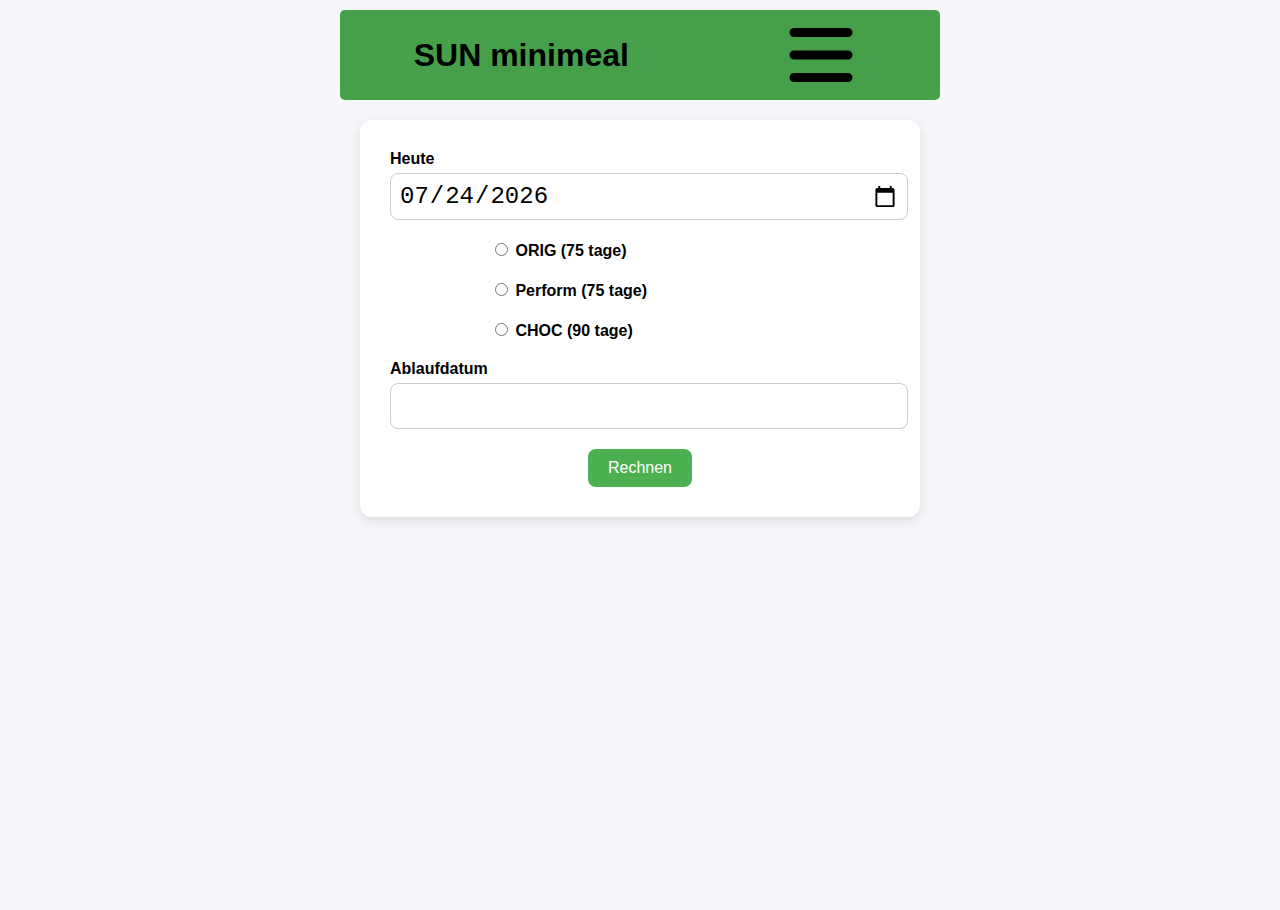
<file: index.html>
<!DOCTYPE html>
<html lang="en">
<head>
    <meta charset="UTF-8">
    <meta name="viewport" content="width=device-width, initial-scale=1.0">
    <meta name="author" content="Jorge Oyhenart">
    <link rel="stylesheet" href="css/style.css">
    <title>SUN AG</title>
</head>
<body>
    <div class="header">
        <h1 >SUN minimeal</h1>
        <svg class="menu" xmlns="http://www.w3.org/2000/svg" viewBox="0 0 640 640"><!--!Font Awesome Free v7.1.0 by @fontawesome - https://fontawesome.com License - https://fontawesome.com/license/free Copyright 2025 Fonticons, Inc.--><path d="M96 160C96 142.3 110.3 128 128 128L512 128C529.7 128 544 142.3 544 160C544 177.7 529.7 192 512 192L128 192C110.3 192 96 177.7 96 160zM96 320C96 302.3 110.3 288 128 288L512 288C529.7 288 544 302.3 544 320C544 337.7 529.7 352 512 352L128 352C110.3 352 96 337.7 96 320zM544 480C544 497.7 529.7 512 512 512L128 512C110.3 512 96 497.7 96 480C96 462.3 110.3 448 128 448L512 448C529.7 448 544 462.3 544 480z"/></svg>
        <nav class="nav">
            <div class="menu_close">
                <svg class="close_menu" xmlns="http://www.w3.org/2000/svg" viewBox="0 0 640 640"><!--!Font Awesome Free v7.1.0 by @fontawesome - https://fontawesome.com License - https://fontawesome.com/license/free Copyright 2025 Fonticons, Inc.--><path fill="#f1f2f4" d="M183.1 137.4C170.6 124.9 150.3 124.9 137.8 137.4C125.3 149.9 125.3 170.2 137.8 182.7L275.2 320L137.9 457.4C125.4 469.9 125.4 490.2 137.9 502.7C150.4 515.2 170.7 515.2 183.2 502.7L320.5 365.3L457.9 502.6C470.4 515.1 490.7 515.1 503.2 502.6C515.7 490.1 515.7 469.8 503.2 457.3L365.8 320L503.1 182.6C515.6 170.1 515.6 149.8 503.1 137.3C490.6 124.8 470.3 124.8 457.8 137.3L320.5 274.7L183.1 137.4z"/></svg>
            </div>
            <div class="links">
                <a href="#">> Ablaufdatum</a><hr>
                <a href="./views/produkte.html">> Produkten</a><hr>
            </div>            
        </nav>
    </div>
    <form id="form">
        <div class="content">
            <div class="heute">
                <label for="today">Heute</label>
                <input type="date" id="today">
            </div>
            <div class="ori_choc">
                <label>
                    <input type="radio" name="orig_choc" id="original" value="original">
                    ORIG (75 tage)
                </label>
                <label>
                    <input type="radio" name="orig_choc" id="performance" value="performance">
                    Perform (75 tage)
                </label>
                <label>
                    <input type="radio" name="orig_choc" id="choc" value="choc">
                    CHOC (90 tage)
                </label>
            </div>
            <div class="heute">
                <label for="ablauf">Ablaufdatum</label>
                <input type="text" id="ablauf" readonly>
            </div>
        </div>
        <div class="btn">
            <button type="button" id="rechnen">Rechnen</button>
        </div>
    </form>
    

<script src="js/script.js"></script>
<script src="js/menu.js"></script>
</body>
</html>
</file>
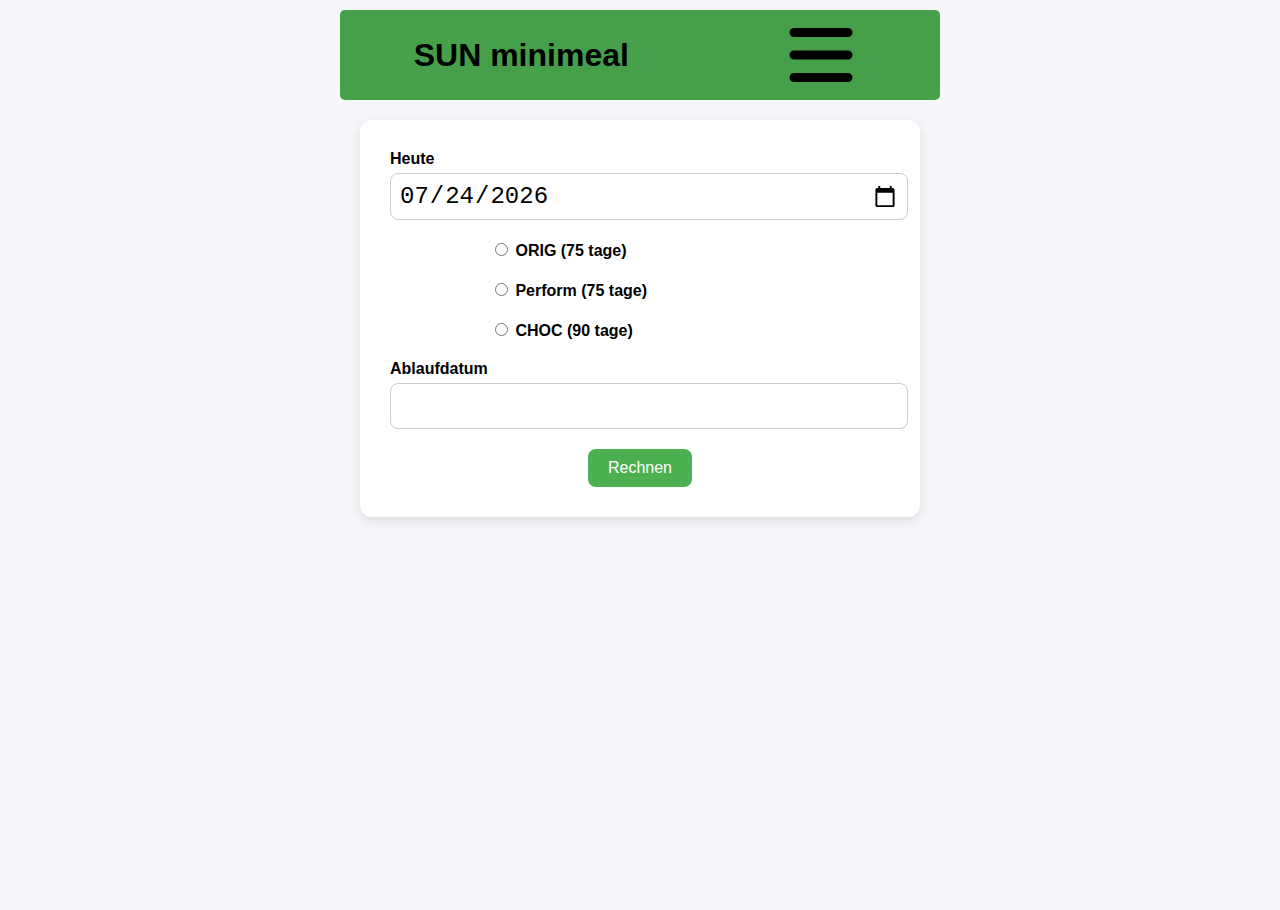
<file: views/ablaufdatum.html>
<!DOCTYPE html>
<html lang="en">
<head>
    <meta charset="UTF-8">
    <meta name="viewport" content="width=device-width, initial-scale=1.0">
    <meta name="author" content="Jorge Oyhenart">
    <link rel="stylesheet" href="../css/style.css">
    <title>SUN AG</title>
</head>
<body>
    <div class="header">
        <h1 >SUN minimeal</h1>
        <svg class="menu" xmlns="http://www.w3.org/2000/svg" viewBox="0 0 640 640"><!--!Font Awesome Free v7.1.0 by @fontawesome - https://fontawesome.com License - https://fontawesome.com/license/free Copyright 2025 Fonticons, Inc.--><path d="M96 160C96 142.3 110.3 128 128 128L512 128C529.7 128 544 142.3 544 160C544 177.7 529.7 192 512 192L128 192C110.3 192 96 177.7 96 160zM96 320C96 302.3 110.3 288 128 288L512 288C529.7 288 544 302.3 544 320C544 337.7 529.7 352 512 352L128 352C110.3 352 96 337.7 96 320zM544 480C544 497.7 529.7 512 512 512L128 512C110.3 512 96 497.7 96 480C96 462.3 110.3 448 128 448L512 448C529.7 448 544 462.3 544 480z"/></svg>
        <nav class="nav">
            <div class="menu_close">
                <svg class="close_menu" xmlns="http://www.w3.org/2000/svg" viewBox="0 0 640 640"><!--!Font Awesome Free v7.1.0 by @fontawesome - https://fontawesome.com License - https://fontawesome.com/license/free Copyright 2025 Fonticons, Inc.--><path fill="#f1f2f4" d="M183.1 137.4C170.6 124.9 150.3 124.9 137.8 137.4C125.3 149.9 125.3 170.2 137.8 182.7L275.2 320L137.9 457.4C125.4 469.9 125.4 490.2 137.9 502.7C150.4 515.2 170.7 515.2 183.2 502.7L320.5 365.3L457.9 502.6C470.4 515.1 490.7 515.1 503.2 502.6C515.7 490.1 515.7 469.8 503.2 457.3L365.8 320L503.1 182.6C515.6 170.1 515.6 149.8 503.1 137.3C490.6 124.8 470.3 124.8 457.8 137.3L320.5 274.7L183.1 137.4z"/></svg>
            </div>
            <div class="links">
                <a href="../index.html">> Home</a><hr>
                <a href="#">> Ablaufdatum</a><hr>
                <a href="produkte.html">> Produkten</a><hr>
                <a href="versand.html">> Versand</a><hr>
            </div>            
        </nav>
    </div>
    <form id="form">
        <div class="content">
            <div class="heute">
                <label for="today">Heute</label>
                <input type="date" id="today">
            </div>
            <div class="ori_choc">
                <label>
                    <input type="radio" name="orig_choc" id="original" value="original">
                    ORIG (75 tage)
                </label>
                <label>
                    <input type="radio" name="orig_choc" id="performance" value="performance">
                    Perform (75 tage)
                </label>
                <label>
                    <input type="radio" name="orig_choc" id="choc" value="choc">
                    CHOC (90 tage)
                </label>
            </div>
            <div class="heute">
                <label for="ablauf">Ablaufdatum</label>
                <input type="text" id="ablauf" readonly>
            </div>
        </div>
        <div class="btn">
            <button type="button" id="rechnen">Rechnen</button>
        </div>
    </form>
    

<script src="../js/script.js"></script>
<script src="../js/menu.js"></script>
</body>
</html>
</file>
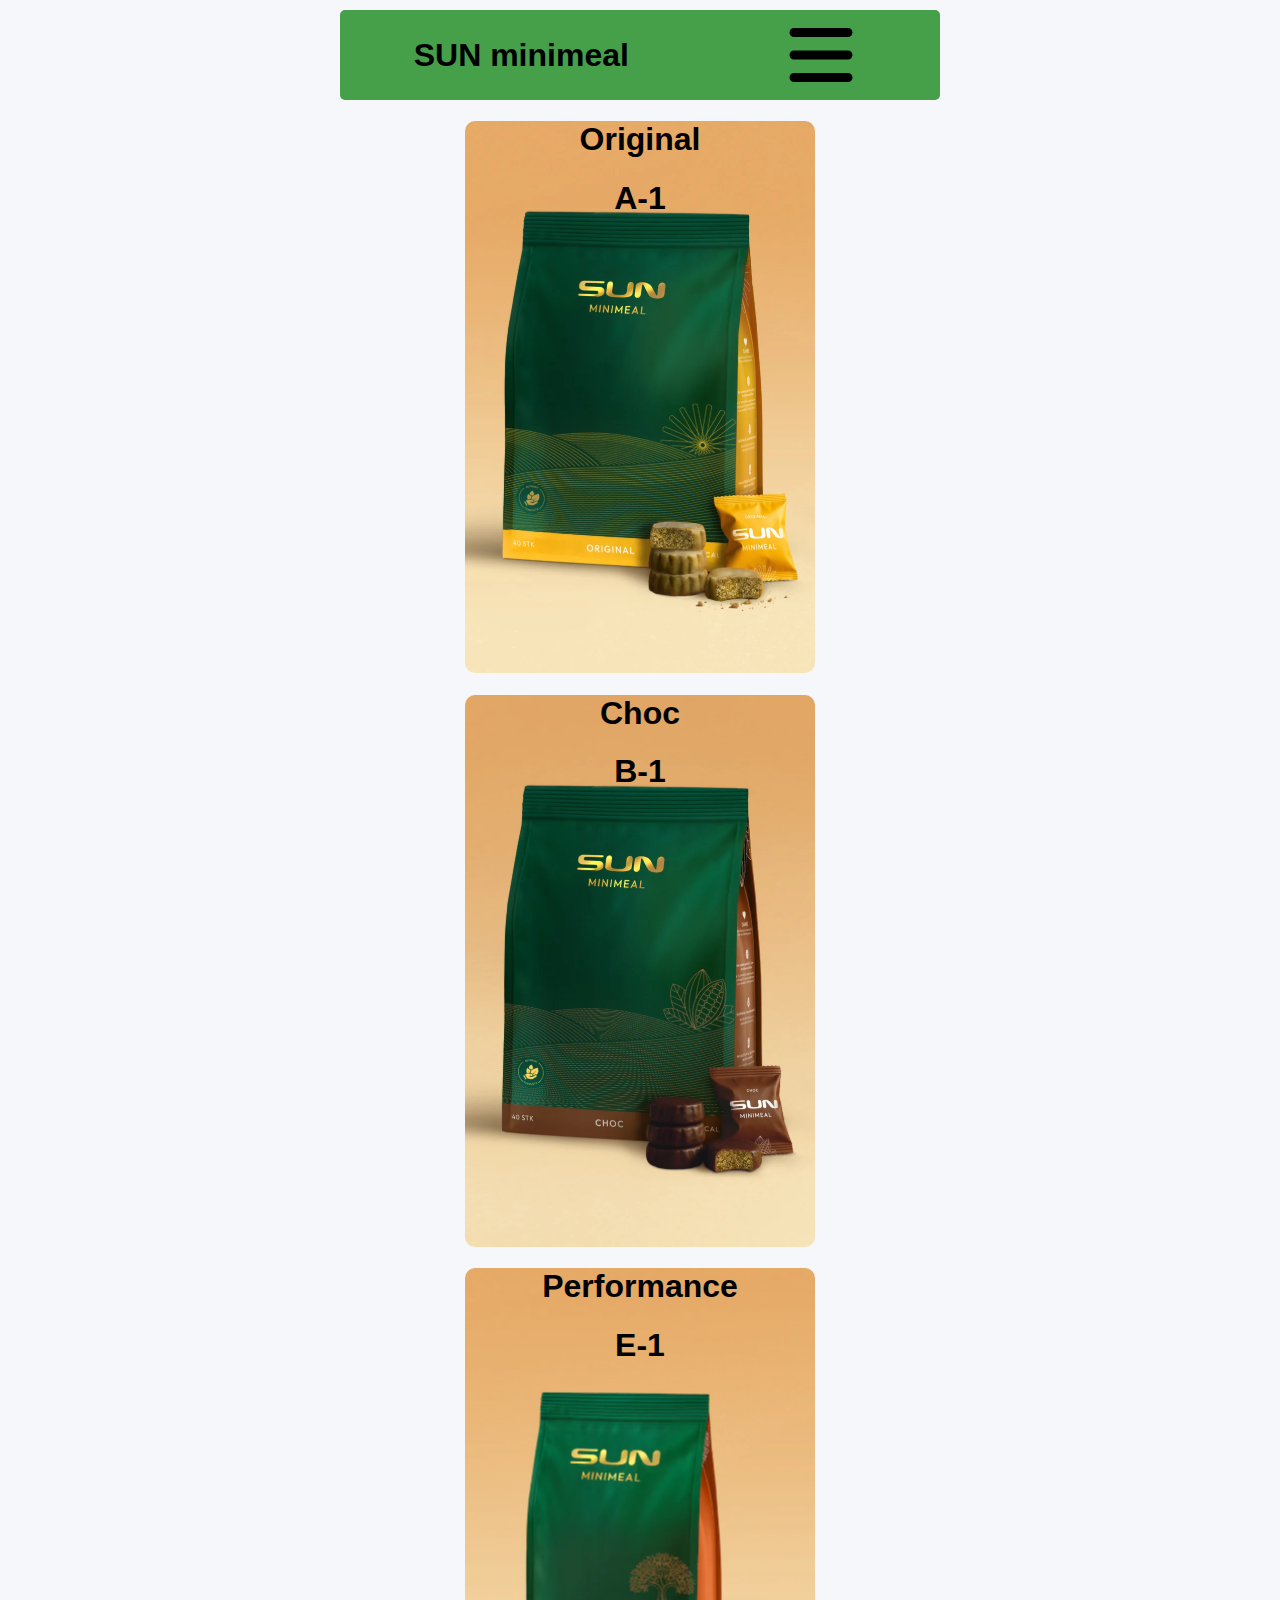
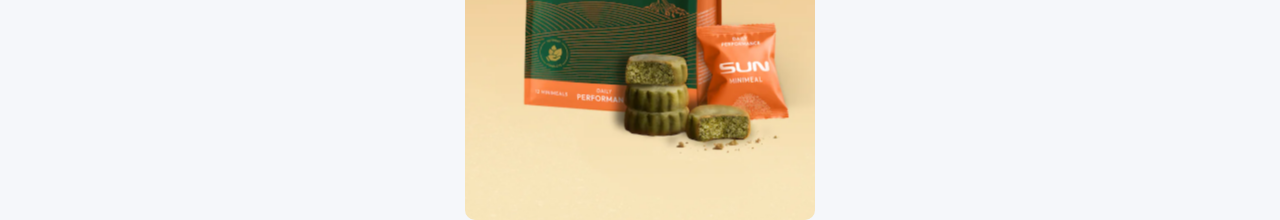
<file: views/produkte.html>
<!DOCTYPE html>
<html lang="en">
<head>
    <meta charset="UTF-8">
    <meta name="viewport" content="width=device-width, initial-scale=1.0">
    <link rel="stylesheet" href="../css/style.css">
    <title>SUN AG</title>
</head>
<body>
    <div class="header">
        <h1 >SUN minimeal</h1>
        <svg class="menu" xmlns="http://www.w3.org/2000/svg" viewBox="0 0 640 640"><!--!Font Awesome Free v7.1.0 by @fontawesome - https://fontawesome.com License - https://fontawesome.com/license/free Copyright 2025 Fonticons, Inc.--><path d="M96 160C96 142.3 110.3 128 128 128L512 128C529.7 128 544 142.3 544 160C544 177.7 529.7 192 512 192L128 192C110.3 192 96 177.7 96 160zM96 320C96 302.3 110.3 288 128 288L512 288C529.7 288 544 302.3 544 320C544 337.7 529.7 352 512 352L128 352C110.3 352 96 337.7 96 320zM544 480C544 497.7 529.7 512 512 512L128 512C110.3 512 96 497.7 96 480C96 462.3 110.3 448 128 448L512 448C529.7 448 544 462.3 544 480z"/></svg>
        <nav class="nav">
            <div class="menu_close">
                <svg class="close_menu" xmlns="http://www.w3.org/2000/svg" viewBox="0 0 640 640"><!--!Font Awesome Free v7.1.0 by @fontawesome - https://fontawesome.com License - https://fontawesome.com/license/free Copyright 2025 Fonticons, Inc.--><path fill="#f1f2f4" d="M183.1 137.4C170.6 124.9 150.3 124.9 137.8 137.4C125.3 149.9 125.3 170.2 137.8 182.7L275.2 320L137.9 457.4C125.4 469.9 125.4 490.2 137.9 502.7C150.4 515.2 170.7 515.2 183.2 502.7L320.5 365.3L457.9 502.6C470.4 515.1 490.7 515.1 503.2 502.6C515.7 490.1 515.7 469.8 503.2 457.3L365.8 320L503.1 182.6C515.6 170.1 515.6 149.8 503.1 137.3C490.6 124.8 470.3 124.8 457.8 137.3L320.5 274.7L183.1 137.4z"/></svg>
            </div>
            <div class="links">
                <a href="../index.html">> Home</a><hr>
                <a href="ablaufdatum.html">> Ablaufdatun</a><hr>
                <a href="#">> Produkten</a><hr>
                <a href="versand.html">> Versand</a><hr>
            </div>            
        </nav>
    </div>
    <!--Comenzamos galeria de imagenes-->
    <div class="galery">
        <div class="galery_produkt original">
            <h1>Original</h1>
            <h1>A-1</h1>
        </div>
        <div class="galery_produkt choc">
            <h1>Choc</h1>
            <h1>B-1</h1>
        </div>
        <div class="galery_produkt performance">
            <h1>Performance</h1>
            <h1>E-1</h1>
        </div>
        
    </div>

<script src="../js/menu.js"></script>    
</body>
</html>
</file>
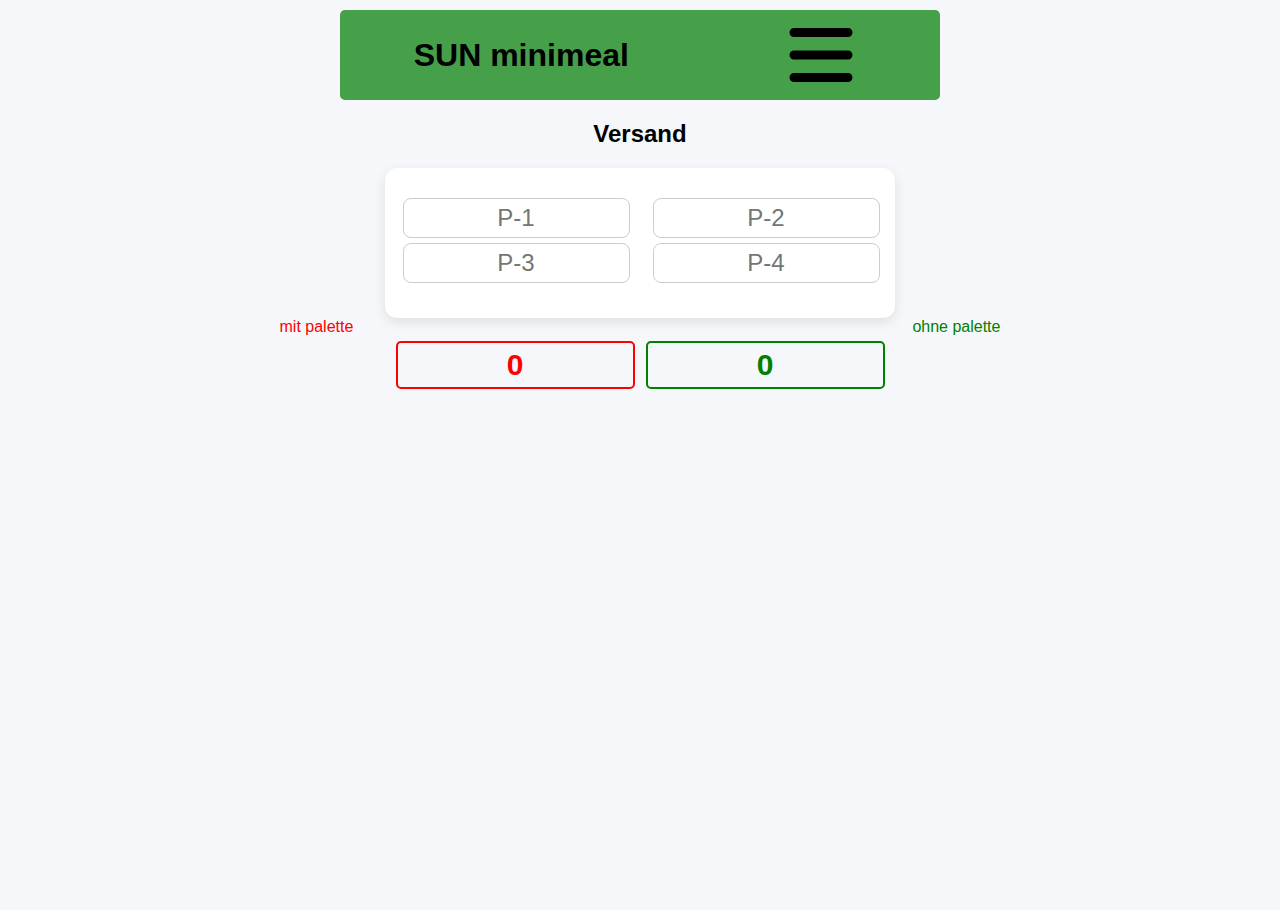
<file: views/versand.html>
<!DOCTYPE html>
<html lang="es">
<head>
    <meta charset="UTF-8">
    <meta name="viewport" content="width=device-width, initial-scale=1.0">
    <link rel="stylesheet" href="../css/style.css">
    <title>SUN AG</title>
</head>
<body>
    <div class="header">
        <h1 >SUN minimeal</h1>
        <svg class="menu" xmlns="http://www.w3.org/2000/svg" viewBox="0 0 640 640"><!--!Font Awesome Free v7.1.0 by @fontawesome - https://fontawesome.com License - https://fontawesome.com/license/free Copyright 2025 Fonticons, Inc.--><path d="M96 160C96 142.3 110.3 128 128 128L512 128C529.7 128 544 142.3 544 160C544 177.7 529.7 192 512 192L128 192C110.3 192 96 177.7 96 160zM96 320C96 302.3 110.3 288 128 288L512 288C529.7 288 544 302.3 544 320C544 337.7 529.7 352 512 352L128 352C110.3 352 96 337.7 96 320zM544 480C544 497.7 529.7 512 512 512L128 512C110.3 512 96 497.7 96 480C96 462.3 110.3 448 128 448L512 448C529.7 448 544 462.3 544 480z"/></svg>
        <nav class="nav">
            <div class="menu_close">
                <svg class="close_menu" xmlns="http://www.w3.org/2000/svg" viewBox="0 0 640 640"><!--!Font Awesome Free v7.1.0 by @fontawesome - https://fontawesome.com License - https://fontawesome.com/license/free Copyright 2025 Fonticons, Inc.--><path fill="#f1f2f4" d="M183.1 137.4C170.6 124.9 150.3 124.9 137.8 137.4C125.3 149.9 125.3 170.2 137.8 182.7L275.2 320L137.9 457.4C125.4 469.9 125.4 490.2 137.9 502.7C150.4 515.2 170.7 515.2 183.2 502.7L320.5 365.3L457.9 502.6C470.4 515.1 490.7 515.1 503.2 502.6C515.7 490.1 515.7 469.8 503.2 457.3L365.8 320L503.1 182.6C515.6 170.1 515.6 149.8 503.1 137.3C490.6 124.8 470.3 124.8 457.8 137.3L320.5 274.7L183.1 137.4z"/></svg>
            </div>
            <div class="links">
                <a href="../index.html">> Home</a><hr>
                <a href="ablaufdatum.html">> Ablaufdatum</a><hr>
                <a href="produkte.html">> Produkten</a><hr>
                <a href="#">> Versand</a><hr>
            </div>            
        </nav>
    </div>
    <h2 id="versand-title">Versand</h2>
    <div class="form_content">
        <form id="formular">
            <div class="p1_p2">
                <label for="palette_1">
                    <input type="text" id="palette_1" placeholder="P-1">
                </label>
                <label for="palette_2">
                    <input type="text" id="palette_2" placeholder="P-2">
                </label>
            </div>
            <div class="p3_p4">
                <label for="palette_3">
                    <input type="text" id="palette_3" placeholder="P-3">
                </label>
                <label for="palette_4">
                    <input type="text" id="palette_4" placeholder="P-4">
                </label>
            </div>
        </form>
        <div class="span">
            <span class="span_mit_palette">mit palette</span><span class="span_ohne_palette">ohne palette</span>
        </div>
        <div class="ergebnis">
            <div class="ergebnisMit" id="ergebnis_mit_pal">0</div>
            <div class="ergebnisOhne" id="ergebnis_ohne_pal">0</div>
        </div>
    </div>

<script src="../js/menu.js"></script>
<script src="../js/versand.js"></script>
</body>
</html>
</file>
<file: css/style.css>
body {
    font-family: Arial, sans-serif;
    background: #f5f7fa;
    margin: 0;
    padding: 0;
    justify-content: center;
    align-items: center;
    height: 100vh;
}
.header{
    text-align: center;
    background-color: #45a049;
    max-width: 600px;
    margin: auto;
    margin-top: 10px;
    margin-bottom: 20px;
    border-radius: 5px;
}
.header{
    display: flex;
    justify-content: space-around;
    align-items: center;
}
nav{
    display: flex;
    flex-direction: column;
    position: absolute;
    top: 0px;
    bottom: 0px;
    right: 0px;
    width: 60%;
    background-color: darkslategray;
    visibility:hidden;
}
.menu{
    width: 15%;
}
.close_menu{
    width: 30%;   
}
.menu_close{
    text-align: right;
    padding-right: 20px;
    padding-top: 20px;
}
nav .links{
    display: flex;
    flex-direction: column;
    text-align: left;
    margin-left: 15px;
    margin-top: 5px;
}
nav a{
    color: white;
    text-decoration: none;
    margin-top: 10px;
}
hr{
    width: 100%;
}
.btns{
    max-width: 500px;
    display: flex;
    flex-direction: column;
    gap: 10px;
    margin: auto;
}
.btns .btn{
    border: 2px solid black;
    box-shadow: 8px 8px 8px rgba(0, 0, 0, 0.5);
}
.btns a{
    color: white;
    text-decoration: none;
    font-weight: 600;
    letter-spacing: 2px;
}
.btns .ablauf{
    background-color: rgb(226, 101, 43);
}
.btns .produkt{
    background-color: rgb(150, 57, 236);
}
.btns .vers{
    background-color: rgb(166, 184, 5);
}
/******ABLAUFDATUM*******/
form {
    background: #ffffff;
    padding: 30px;
    border-radius: 12px;
    box-shadow: 0 4px 12px rgba(0, 0, 0, 0.1);
    margin: 10px;
}
#form{
    max-width: 500px;
    margin: auto;
}
.content > div {
    margin-bottom: 20px;
}

label {
    display: block;
    margin-bottom: 5px;
    font-weight: bold;
}

input[type="date"],
input[type="text"] {
    width: 100%;
    padding: 8px;
    border: 1px solid #cccccc;
    border-radius: 8px;
    font-size: 24px;
}

.ori_choc label {
    display: block;
    margin: auto;
    font-weight: 20px;
    width: 60%;
    margin-bottom: 20px;
    
}

.btn {
    text-align: center;
}

button {
    background-color: #4CAF50;
    color: white;
    border: none;
    padding: 10px 20px;
    border-radius: 8px;
    cursor: pointer;
    font-size: 16px;
    transition: background 0.3s;
}

button:hover {
    background-color: #45a049;
}
/*******PRODUKTE********/
.galey{
    max-width: 500px;
    margin: auto;
}.galery_produkt{
    max-width: 350px;
    height: 552px;
    margin: auto;
    border-radius: 10px;
    text-align: center;
}
.original{
    background: url(../assets/images/original.png) center;
}
.choc{
    background: url(../assets/images/choc.png) center;
}
.performance{
    background: url(../assets/images/performance.png) center;
}
/*******Versand***********/
#formular{
    max-width: 500px;
    margin: auto;
    display: flex;
    flex-direction: column;
    justify-content: space-between;
    padding-left: 5px;
    padding-right: 5px;
}
#formular label{
    width: 45%;
}
#formular input{
    padding: 5px 0px 5px 0px;
    text-align: center;
}
.p1_p2{
    display: flex;
    justify-content: space-around;
}
.p3_p4{
    display: flex;
    justify-content: space-around;
}
#ergebnis_mit_pal{
    width: 45%;
    padding: 5px;
    text-align: center;
    font-size: 30px;
    font-weight: bold;
    border: 2px solid red;
    margin-top: 5px;
    border-radius: 5px;
    color: red;
}
#ergebnis_ohne_pal{
    width: 45%;
    padding: 5px;
    text-align: center;
    font-size: 30px;
    font-weight: bold;
    border: 2px solid green;
    margin-top: 5px;
    border-radius: 5px;
    color: green;
}
.ergebnis{
    max-width: 500px;
    display: flex;
    justify-content: space-around;
    margin: auto;
}
#versand-title{
    text-align: center;
}
.span{
    display: flex;
    justify-content: space-around;
}
.span_mit_palette{
    color: red;
}
.span_ohne_palette{
    color: green;
}
/*******Responsive********/
@media (max-width: 500px) {
    #form{
        margin: 5px;
    }
    .btns{
        margin: 5px;
    }
}
</file>
